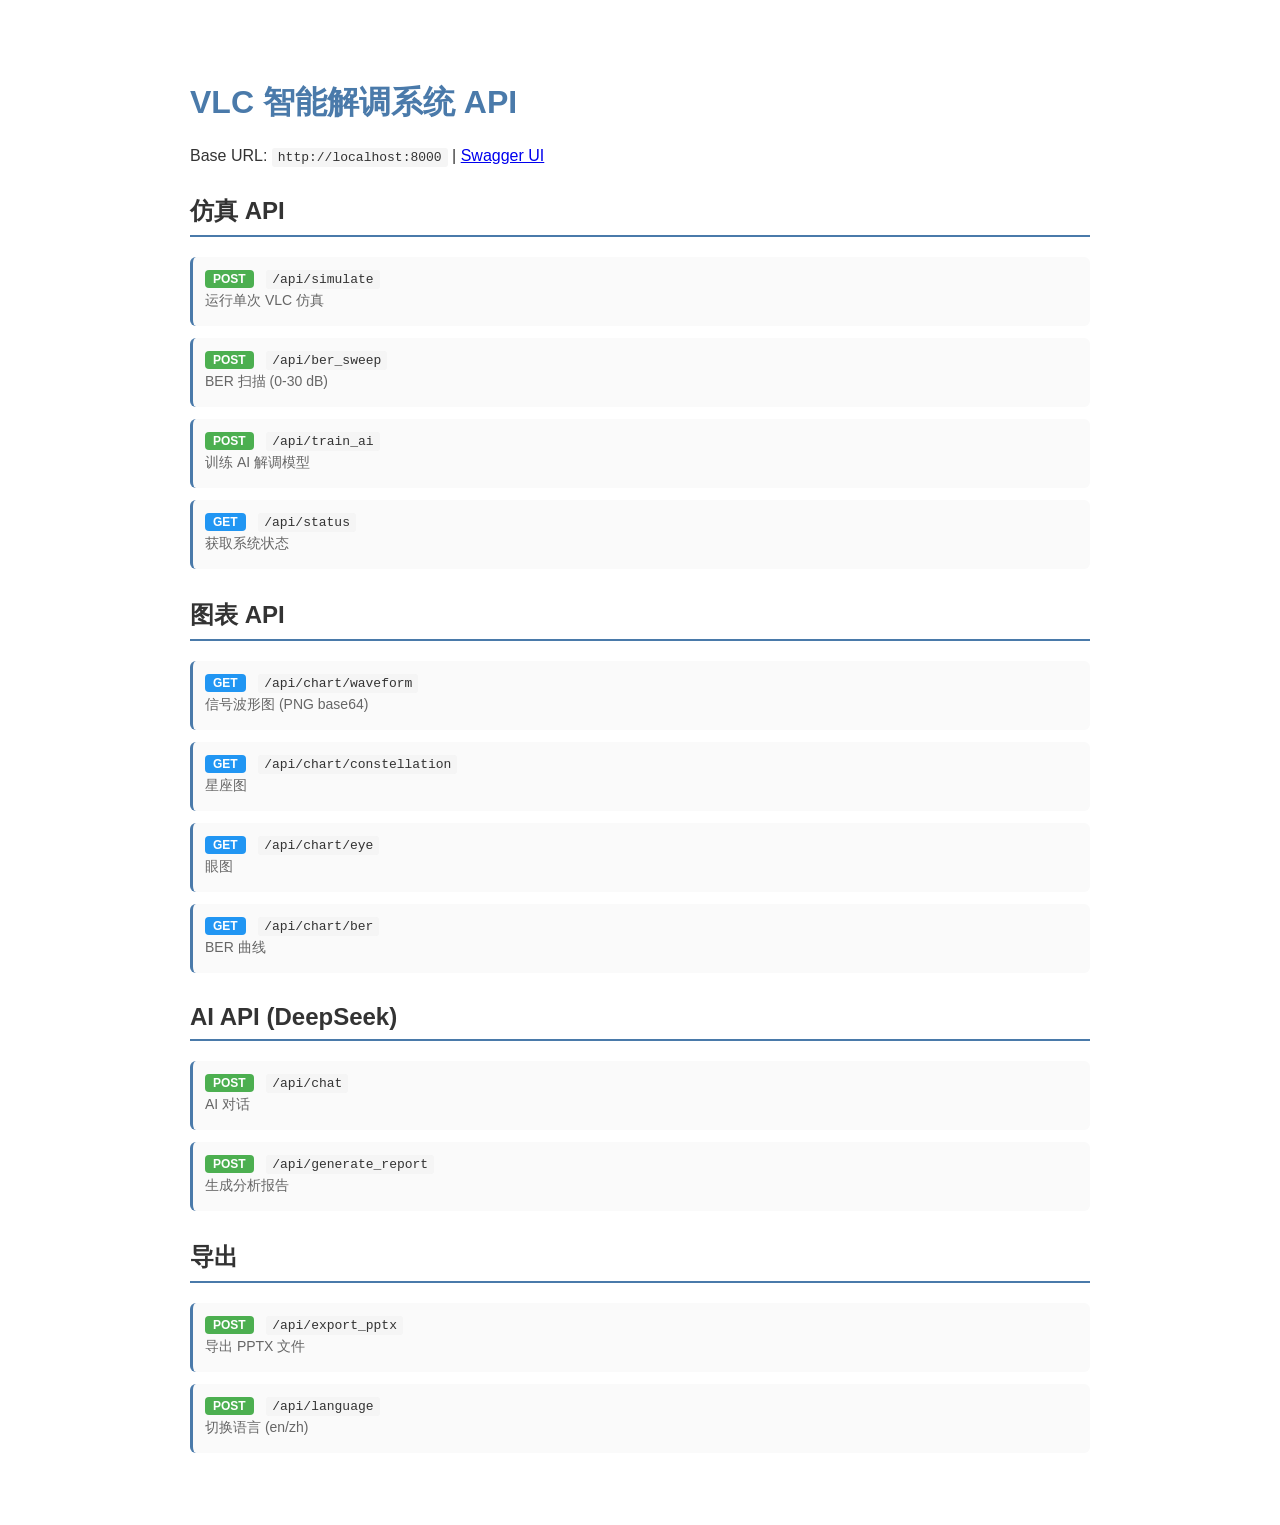
<file: web/frontend/templates/api_docs.html>
﻿<!DOCTYPE html>
<html lang="zh-CN">
<head><meta charset="UTF-8"><title>API 文档 - VLC System</title>
<style>
  body { font-family: "Microsoft YaHei",sans-serif; max-width:900px; margin:40px auto; padding:20px; color:#333; }
  h1 { color:#4a7aaa; } h2 { color:#333; border-bottom:2px solid #4a7aaa; padding-bottom:8px; margin-top:30px; }
  code { background:#f5f5f5; padding:2px 6px; border-radius:3px; font-size:13px; }
  .method { display:inline-block; padding:2px 8px; border-radius:4px; font-weight:700; font-size:12px; margin-right:8px; }
  .post { background:#4caf50; color:#fff; } .get { background:#2196f3; color:#fff; }
  .endpoint { margin:12px 0; padding:12px; background:#fafafa; border-radius:6px; border-left:3px solid #4a7aaa; }
  .endpoint p { margin:4px 0; color:#666; font-size:14px; }
</style></head>
<body>
<h1>VLC 智能解调系统 API</h1>
<p>Base URL: <code>http://localhost:8000</code> | <a href="/docs">Swagger UI</a></p>

<h2>仿真 API</h2>
<div class="endpoint"><span class="method post">POST</span> <code>/api/simulate</code><p>运行单次 VLC 仿真</p></div>
<div class="endpoint"><span class="method post">POST</span> <code>/api/ber_sweep</code><p>BER 扫描 (0-30 dB)</p></div>
<div class="endpoint"><span class="method post">POST</span> <code>/api/train_ai</code><p>训练 AI 解调模型</p></div>
<div class="endpoint"><span class="method get">GET</span> <code>/api/status</code><p>获取系统状态</p></div>

<h2>图表 API</h2>
<div class="endpoint"><span class="method get">GET</span> <code>/api/chart/waveform</code><p>信号波形图 (PNG base64)</p></div>
<div class="endpoint"><span class="method get">GET</span> <code>/api/chart/constellation</code><p>星座图</p></div>
<div class="endpoint"><span class="method get">GET</span> <code>/api/chart/eye</code><p>眼图</p></div>
<div class="endpoint"><span class="method get">GET</span> <code>/api/chart/ber</code><p>BER 曲线</p></div>

<h2>AI API (DeepSeek)</h2>
<div class="endpoint"><span class="method post">POST</span> <code>/api/chat</code><p>AI 对话</p></div>
<div class="endpoint"><span class="method post">POST</span> <code>/api/generate_report</code><p>生成分析报告</p></div>

<h2>导出</h2>
<div class="endpoint"><span class="method post">POST</span> <code>/api/export_pptx</code><p>导出 PPTX 文件</p></div>
<div class="endpoint"><span class="method post">POST</span> <code>/api/language</code><p>切换语言 (en/zh)</p></div>
</body>
</html>
</file>
